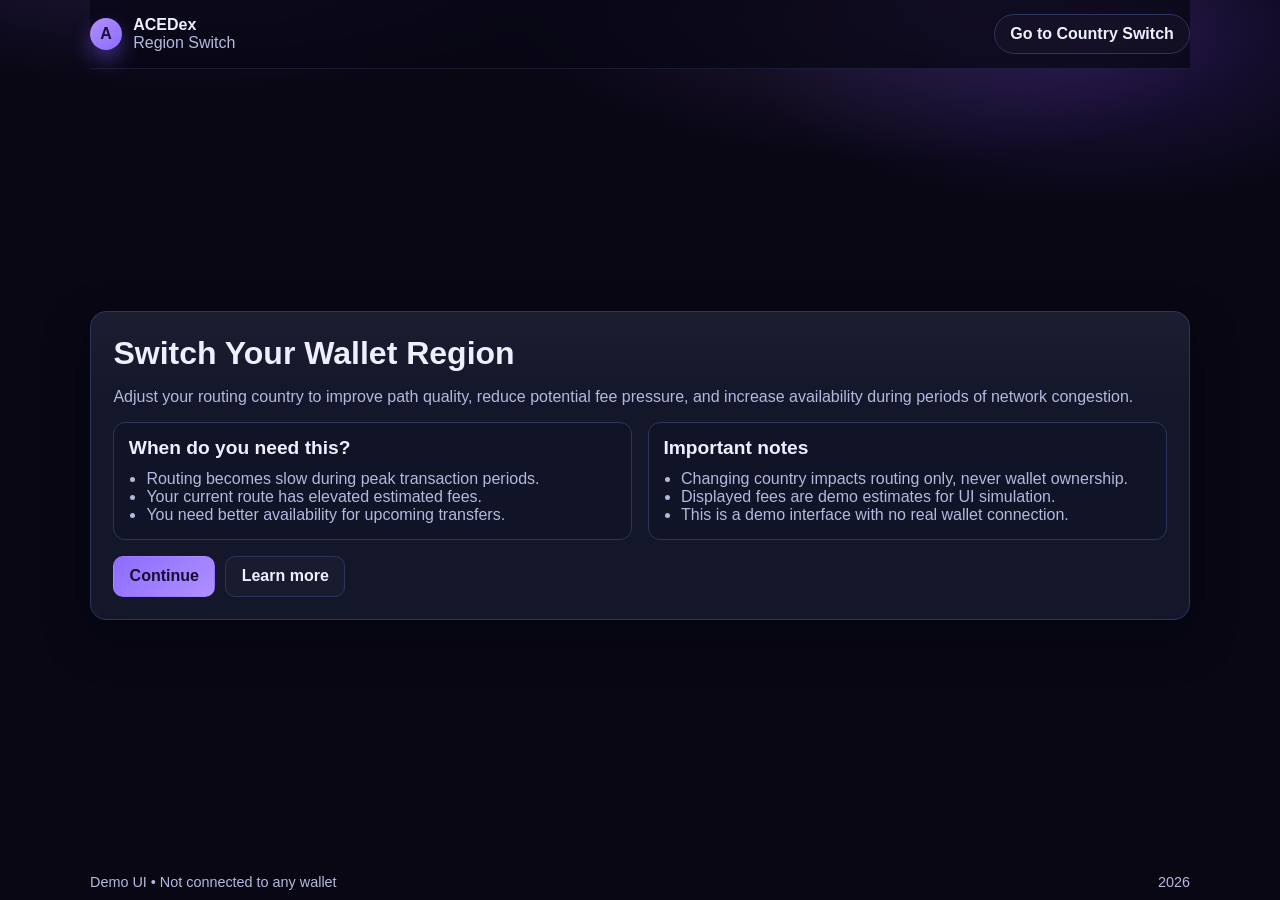
<file: index.html>
<!DOCTYPE html>
<html lang="en">
  <head>
    <meta charset="UTF-8" />
    <meta name="viewport" content="width=device-width, initial-scale=1.0" />
    <title>ACEDex • Region Switch</title>
    <link rel="stylesheet" href="styles.css" />
  </head>
  <body class="page page-home">
    <div class="bg-glow" aria-hidden="true"></div>

    <header class="topbar sticky container">
      <div class="brand">
        <span class="logo" aria-hidden="true">A</span>
        <div class="brand-text">
          <strong>ACEDex</strong>
          <span>Region Switch</span>
        </div>
      </div>
      <a class="btn btn-pill" href="region.html">Go to Country Switch</a>
    </header>

    <main class="container hero-wrap">
      <section class="card hero-card">
        <h1>Switch Your Wallet Region</h1>
        <p>
          Adjust your routing country to improve path quality, reduce potential fee pressure,
          and increase availability during periods of network congestion.
        </p>

        <div class="info-grid">
          <article class="info-box">
            <h2>When do you need this?</h2>
            <ul>
              <li>Routing becomes slow during peak transaction periods.</li>
              <li>Your current route has elevated estimated fees.</li>
              <li>You need better availability for upcoming transfers.</li>
            </ul>
          </article>

          <article class="info-box">
            <h2>Important notes</h2>
            <ul>
              <li>Changing country impacts routing only, never wallet ownership.</li>
              <li>Displayed fees are demo estimates for UI simulation.</li>
              <li>This is a demo interface with no real wallet connection.</li>
            </ul>
          </article>
        </div>

        <div class="actions">
          <a class="btn btn-primary" href="region.html">Continue</a>
          <a class="btn btn-ghost" href="region.html#how-it-works">Learn more</a>
        </div>
      </section>
    </main>

    <footer class="footer container">
      <span>Demo UI • Not connected to any wallet</span>
      <span id="year"></span>
    </footer>

    <script src="app.js" defer></script>
  </body>
</html>
</file>
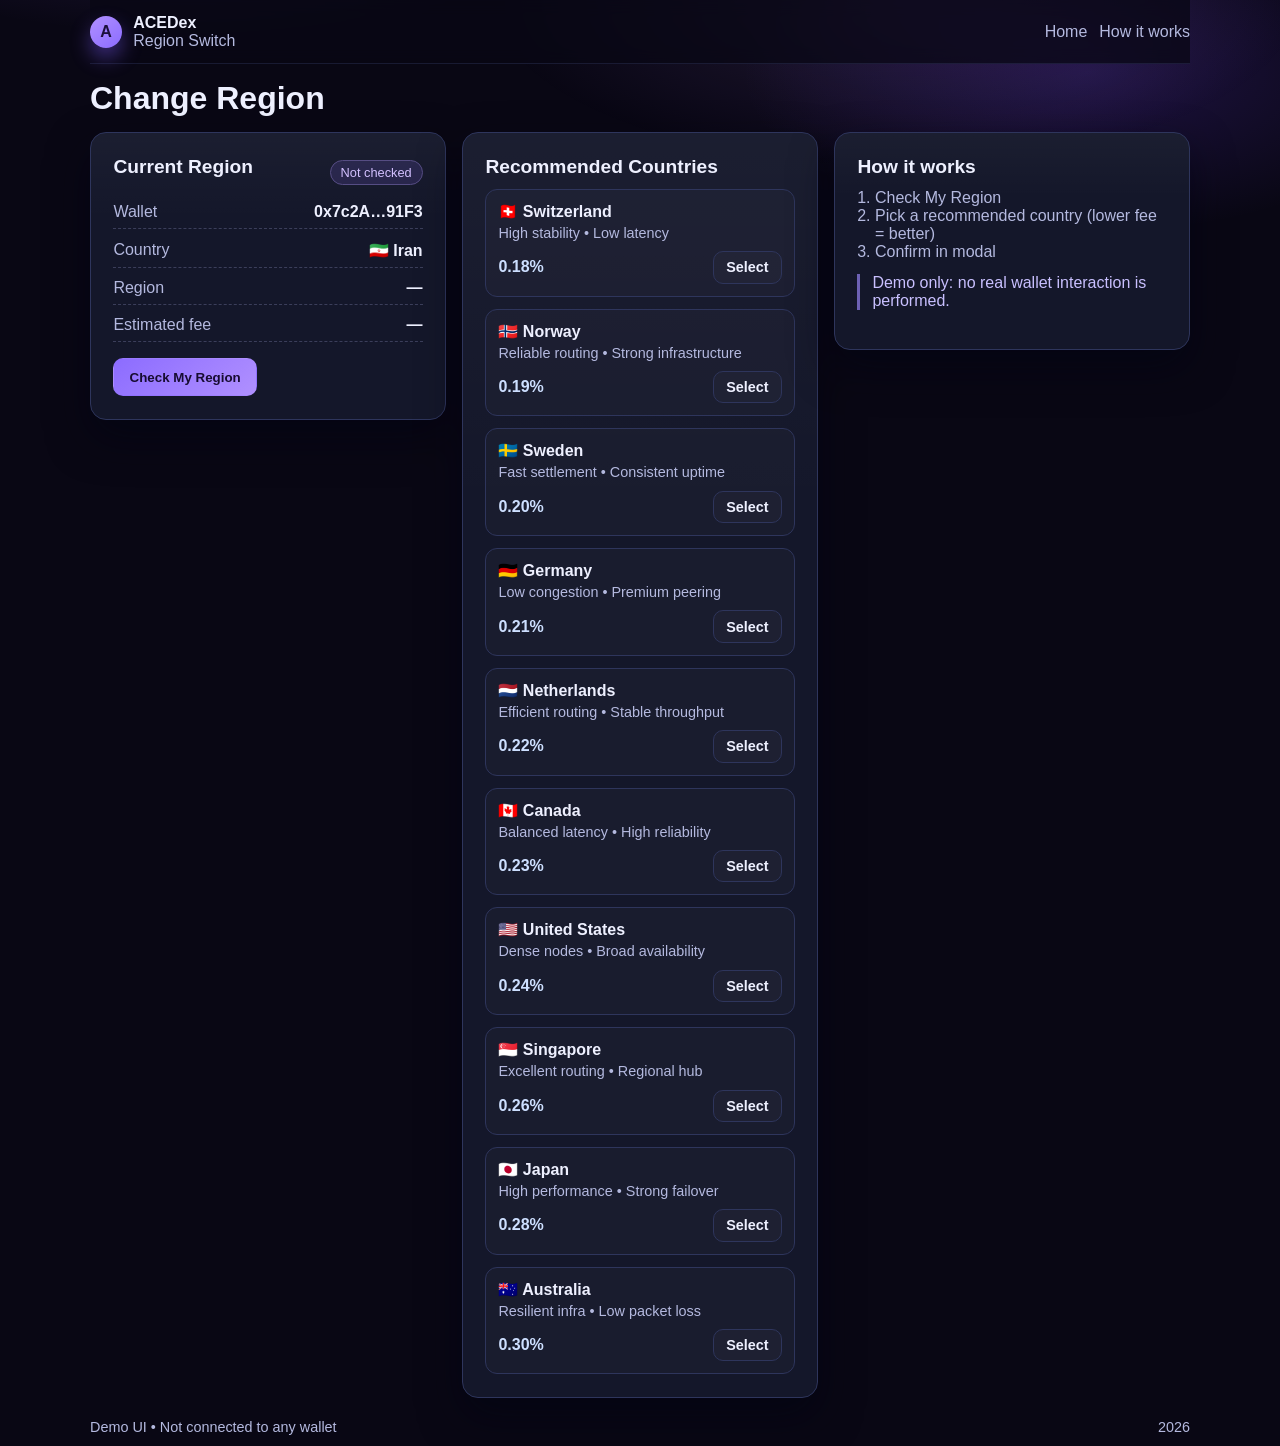
<file: region.html>
<!DOCTYPE html>
<html lang="en">
  <head>
    <meta charset="UTF-8" />
    <meta name="viewport" content="width=device-width, initial-scale=1.0" />
    <title>ACEDex • Change Region</title>
    <link rel="stylesheet" href="styles.css" />
  </head>
  <body class="page page-region">
    <div class="bg-glow" aria-hidden="true"></div>

    <header class="topbar sticky container">
      <div class="brand">
        <span class="logo" aria-hidden="true">A</span>
        <div class="brand-text">
          <strong>ACEDex</strong>
          <span>Region Switch</span>
        </div>
      </div>
      <nav class="nav-links" aria-label="Primary navigation">
        <a href="index.html">Home</a>
        <a href="#how-it-works">How it works</a>
      </nav>
    </header>

    <main class="container main-area">
      <h1 class="page-title">Change Region</h1>

      <section class="region-layout">
        <article class="card panel">
          <div class="panel-head">
            <h2>Current Region</h2>
            <span id="statusBadge" class="badge">Not checked</span>
          </div>

          <dl class="kv-list">
            <div>
              <dt>Wallet</dt>
              <dd>0x7c2A…91F3</dd>
            </div>
            <div>
              <dt>Country</dt>
              <dd id="currentCountry">🇮🇷 Iran</dd>
            </div>
            <div>
              <dt>Region</dt>
              <dd id="currentRegion">—</dd>
            </div>
            <div>
              <dt>Estimated fee</dt>
              <dd id="currentFee">—</dd>
            </div>
          </dl>

          <button id="checkRegionBtn" class="btn btn-primary" type="button">Check My Region</button>
        </article>

        <article class="card panel">
          <h2>Recommended Countries</h2>
          <div class="country-list" role="table" aria-label="Recommended countries">
            <div class="country-row" role="row">
              <div class="country-main" role="cell">
                <strong>🇨🇭 Switzerland</strong>
                <span>High stability • Low latency</span>
              </div>
              <div class="country-meta" role="cell">
                <span class="country-fee">0.18%</span>
                <button class="btn btn-small btn-ghost select-region" data-country="🇨🇭 Switzerland" data-region="Switzerland (CH)" data-fee="0.18%" type="button">Select</button>
              </div>
            </div>
            <div class="country-row" role="row">
              <div class="country-main" role="cell">
                <strong>🇳🇴 Norway</strong>
                <span>Reliable routing • Strong infrastructure</span>
              </div>
              <div class="country-meta" role="cell">
                <span class="country-fee">0.19%</span>
                <button class="btn btn-small btn-ghost select-region" data-country="🇳🇴 Norway" data-region="Norway (NO)" data-fee="0.19%" type="button">Select</button>
              </div>
            </div>
            <div class="country-row" role="row">
              <div class="country-main" role="cell">
                <strong>🇸🇪 Sweden</strong>
                <span>Fast settlement • Consistent uptime</span>
              </div>
              <div class="country-meta" role="cell">
                <span class="country-fee">0.20%</span>
                <button class="btn btn-small btn-ghost select-region" data-country="🇸🇪 Sweden" data-region="Sweden (SE)" data-fee="0.20%" type="button">Select</button>
              </div>
            </div>
            <div class="country-row" role="row">
              <div class="country-main" role="cell">
                <strong>🇩🇪 Germany</strong>
                <span>Low congestion • Premium peering</span>
              </div>
              <div class="country-meta" role="cell">
                <span class="country-fee">0.21%</span>
                <button class="btn btn-small btn-ghost select-region" data-country="🇩🇪 Germany" data-region="Germany (DE)" data-fee="0.21%" type="button">Select</button>
              </div>
            </div>
            <div class="country-row" role="row">
              <div class="country-main" role="cell">
                <strong>🇳🇱 Netherlands</strong>
                <span>Efficient routing • Stable throughput</span>
              </div>
              <div class="country-meta" role="cell">
                <span class="country-fee">0.22%</span>
                <button class="btn btn-small btn-ghost select-region" data-country="🇳🇱 Netherlands" data-region="Netherlands (NL)" data-fee="0.22%" type="button">Select</button>
              </div>
            </div>
            <div class="country-row" role="row">
              <div class="country-main" role="cell">
                <strong>🇨🇦 Canada</strong>
                <span>Balanced latency • High reliability</span>
              </div>
              <div class="country-meta" role="cell">
                <span class="country-fee">0.23%</span>
                <button class="btn btn-small btn-ghost select-region" data-country="🇨🇦 Canada" data-region="Canada (CA)" data-fee="0.23%" type="button">Select</button>
              </div>
            </div>
            <div class="country-row" role="row">
              <div class="country-main" role="cell">
                <strong>🇺🇸 United States</strong>
                <span>Dense nodes • Broad availability</span>
              </div>
              <div class="country-meta" role="cell">
                <span class="country-fee">0.24%</span>
                <button class="btn btn-small btn-ghost select-region" data-country="🇺🇸 United States" data-region="United States (US)" data-fee="0.24%" type="button">Select</button>
              </div>
            </div>
            <div class="country-row" role="row">
              <div class="country-main" role="cell">
                <strong>🇸🇬 Singapore</strong>
                <span>Excellent routing • Regional hub</span>
              </div>
              <div class="country-meta" role="cell">
                <span class="country-fee">0.26%</span>
                <button class="btn btn-small btn-ghost select-region" data-country="🇸🇬 Singapore" data-region="Singapore (SG)" data-fee="0.26%" type="button">Select</button>
              </div>
            </div>
            <div class="country-row" role="row">
              <div class="country-main" role="cell">
                <strong>🇯🇵 Japan</strong>
                <span>High performance • Strong failover</span>
              </div>
              <div class="country-meta" role="cell">
                <span class="country-fee">0.28%</span>
                <button class="btn btn-small btn-ghost select-region" data-country="🇯🇵 Japan" data-region="Japan (JP)" data-fee="0.28%" type="button">Select</button>
              </div>
            </div>
            <div class="country-row" role="row">
              <div class="country-main" role="cell">
                <strong>🇦🇺 Australia</strong>
                <span>Resilient infra • Low packet loss</span>
              </div>
              <div class="country-meta" role="cell">
                <span class="country-fee">0.30%</span>
                <button class="btn btn-small btn-ghost select-region" data-country="🇦🇺 Australia" data-region="Australia (AU)" data-fee="0.30%" type="button">Select</button>
              </div>
            </div>
          </div>
        </article>

        <article id="how-it-works" class="card panel">
          <h2>How it works</h2>
          <ol>
            <li>Check My Region</li>
            <li>Pick a recommended country (lower fee = better)</li>
            <li>Confirm in modal</li>
          </ol>
          <p class="soft-note">Demo only: no real wallet interaction is performed.</p>
        </article>
      </section>
    </main>

    <div id="confirmModal" class="modal" aria-hidden="true" role="dialog" aria-labelledby="modalTitle" aria-modal="true">
      <div class="modal-backdrop" data-close-modal="true"></div>
      <div class="modal-content card" tabindex="-1">
        <h2 id="modalTitle">Confirm Region Switch</h2>
        <dl class="kv-list modal-kv">
          <div>
            <dt>From</dt>
            <dd id="modalFrom">Unknown</dd>
          </div>
          <div>
            <dt>To</dt>
            <dd id="modalTo">—</dd>
          </div>
          <div>
            <dt>New fee</dt>
            <dd id="modalFee">—</dd>
          </div>
        </dl>
        <div class="actions modal-actions">
          <button id="cancelBtn" class="btn btn-ghost" type="button">Cancel</button>
          <button id="confirmBtn" class="btn btn-primary" type="button">Confirm Switch</button>
        </div>
      </div>
    </div>

    <footer class="footer container">
      <span>Demo UI • Not connected to any wallet</span>
      <span id="year"></span>
    </footer>

    <script src="app.js" defer></script>
  </body>
</html>
</file>
<file: styles.css>
:root {
  --bg: #090714;
  --panel: #14172a;
  --panel-soft: #111326;
  --line: #2e355c;
  --text: #eef0ff;
  --muted: #b4b9df;
  --primary: #8c6cff;
  --primary-2: #b090ff;
  --ok: #34d8aa;
  --radius: 16px;
  --shadow: 0 18px 42px rgba(2, 4, 18, 0.55);
}

* {
  box-sizing: border-box;
  min-width: 0;
}

html,
body {
  margin: 0;
  width: 100%;
  overflow-x: hidden;
  font-family: "Segoe UI", Tahoma, Arial, sans-serif;
  color: var(--text);
  background:
    radial-gradient(40rem 16rem at 15% -10%, rgba(145, 101, 255, 0.22), transparent 70%),
    radial-gradient(30rem 14rem at 85% 5%, rgba(118, 67, 255, 0.2), transparent 72%),
    var(--bg);
}

.page {
  min-height: 100vh;
  display: flex;
  flex-direction: column;
  position: relative;
}

.bg-glow {
  position: fixed;
  inset: 0;
  pointer-events: none;
  background: radial-gradient(34rem 14rem at 70% 0%, rgba(185, 132, 255, 0.14), transparent 75%);
}

.container {
  width: min(1100px, 92vw);
  margin-inline: auto;
  position: relative;
  z-index: 1;
}

.topbar {
  display: flex;
  align-items: center;
  justify-content: space-between;
  gap: 0.75rem;
  padding-block: 0.85rem;
}

.sticky {
  position: sticky;
  top: 0;
  backdrop-filter: blur(8px);
  background: rgba(9, 7, 20, 0.75);
  border-bottom: 1px solid rgba(91, 104, 169, 0.2);
}

.brand {
  display: flex;
  align-items: center;
  gap: 0.7rem;
}

.logo {
  width: 2rem;
  height: 2rem;
  border-radius: 50%;
  display: grid;
  place-items: center;
  font-weight: 800;
  color: #1b0f3b;
  background: linear-gradient(140deg, var(--primary-2), var(--primary));
  box-shadow: 0 10px 20px rgba(129, 94, 255, 0.45);
}

.brand-text {
  display: grid;
  line-height: 1.12;
}

.brand-text span,
p,
li,
dt,
.nav-links a,
.footer {
  color: var(--muted);
}

.nav-links {
  display: flex;
  flex-wrap: wrap;
  gap: 0.75rem;
}

.nav-links a {
  text-decoration: none;
}

.nav-links a:hover,
.nav-links a:focus-visible {
  color: var(--text);
}

h1,
h2 {
  margin: 0 0 0.7rem;
}

h1 {
  font-size: clamp(1.45rem, 4.5vw, 2rem);
}

h2 {
  font-size: clamp(1.05rem, 3vw, 1.2rem);
}

.main-area {
  padding: 1rem 0 1.35rem;
}

.page-title {
  margin-bottom: 0.95rem;
}

.hero-wrap {
  flex: 1;
  display: grid;
  align-content: center;
  padding: 1.1rem 0 1.8rem;
}

.card {
  width: 100%;
  background: linear-gradient(180deg, rgba(255, 255, 255, 0.03), transparent 30%), var(--panel);
  border: 1px solid var(--line);
  border-radius: var(--radius);
  box-shadow: var(--shadow);
}

.hero-card,
.panel {
  padding: clamp(1rem, 2.6vw, 1.4rem);
}

.info-grid,
.region-layout {
  display: grid;
  grid-template-columns: 1fr;
  gap: 1rem;
}

.info-box {
  background: var(--panel-soft);
  border: 1px solid var(--line);
  border-radius: 12px;
  padding: 0.9rem;
}

.info-box ul {
  margin: 0;
  padding-left: 1.1rem;
}

.actions {
  margin-top: 1rem;
  display: flex;
  flex-wrap: wrap;
  gap: 0.65rem;
}

.btn {
  appearance: none;
  border: 1px solid transparent;
  background: transparent;
  color: var(--text);
  text-decoration: none;
  cursor: pointer;
  border-radius: 10px;
  padding: 0.65rem 0.95rem;
  font-weight: 600;
  transition: transform 0.18s ease, border-color 0.18s ease, background 0.18s ease;
}

.btn:hover,
.btn:focus-visible {
  transform: translateY(-1px);
}

.btn:focus-visible {
  outline: 2px solid rgba(177, 144, 255, 0.9);
  outline-offset: 2px;
}

.btn-primary {
  color: #170c32;
  background: linear-gradient(140deg, var(--primary), var(--primary-2));
}

.btn-ghost,
.btn-pill {
  border-color: var(--line);
  background: rgba(255, 255, 255, 0.02);
}

.btn-ghost:hover,
.btn-pill:hover,
.btn-ghost:focus-visible,
.btn-pill:focus-visible {
  border-color: #6974b3;
  background: rgba(255, 255, 255, 0.05);
}

.btn-pill {
  border-radius: 999px;
  white-space: nowrap;
}

.btn-small {
  font-size: 0.9rem;
  padding: 0.45rem 0.75rem;
}

.badge {
  border-radius: 999px;
  border: 1px solid #564d84;
  background: rgba(138, 108, 255, 0.15);
  color: #d3c0ff;
  font-size: 0.8rem;
  padding: 0.24rem 0.62rem;
}

.badge.is-checked {
  border-color: rgba(52, 216, 170, 0.55);
  background: rgba(52, 216, 170, 0.14);
  color: #bcffe9;
}

.panel-head {
  display: flex;
  align-items: center;
  justify-content: space-between;
  gap: 0.7rem;
}

.kv-list {
  margin: 0.9rem 0 1rem;
  display: grid;
  gap: 0.7rem;
}

.kv-list div {
  display: flex;
  justify-content: space-between;
  gap: 0.75rem;
  border-bottom: 1px dashed rgba(148, 153, 202, 0.3);
  padding-bottom: 0.45rem;
}

.kv-list dd {
  margin: 0;
  text-align: right;
  font-weight: 600;
}

.country-list {
  display: grid;
  gap: 0.75rem;
}

.country-row {
  width: 100%;
  display: grid;
  grid-template-columns: 1fr;
  gap: 0.65rem;
  border: 1px solid var(--line);
  border-radius: 12px;
  background: rgba(255, 255, 255, 0.02);
  padding: 0.75rem;
}

.country-main {
  display: grid;
  gap: 0.25rem;
}

.country-main span {
  font-size: 0.9rem;
  color: var(--muted);
}

.country-meta {
  display: flex;
  align-items: center;
  justify-content: space-between;
  gap: 0.6rem;
}

.country-fee {
  font-weight: 700;
  color: #cddfff;
}

ol {
  margin: 0.4rem 0 0;
  padding-left: 1.1rem;
}

.soft-note {
  margin-top: 0.85rem;
  border-left: 3px solid #6d61b4;
  padding-left: 0.75rem;
  color: #c9c0ff;
}

.modal {
  position: fixed;
  inset: 0;
  display: none;
  align-items: center;
  justify-content: center;
  z-index: 10;
}

.modal.open {
  display: flex;
}

.modal-backdrop {
  position: absolute;
  inset: 0;
  background: rgba(3, 3, 10, 0.7);
}

.modal-content {
  position: relative;
  width: min(30rem, 92vw);
  transform: translateY(10px) scale(0.98);
  opacity: 0;
  transition: transform 0.2s ease, opacity 0.2s ease;
}

.modal.open .modal-content {
  transform: translateY(0) scale(1);
  opacity: 1;
}

.modal-actions {
  justify-content: flex-end;
}

.footer {
  width: min(1100px, 92vw);
  margin: auto auto 0.65rem;
  display: flex;
  justify-content: space-between;
  flex-wrap: wrap;
  gap: 0.7rem;
  font-size: 0.9rem;
}

@media (max-width: 639px) {
  .topbar {
    flex-wrap: wrap;
  }

  .btn-pill {
    width: 100%;
    text-align: center;
  }
}

@media (min-width: 640px) {
  .info-grid,
  .region-layout {
    grid-template-columns: repeat(2, minmax(0, 1fr));
  }

  .region-layout > :nth-child(2) {
    grid-column: 1 / -1;
  }
}

@media (min-width: 1024px) {
  .region-layout {
    grid-template-columns: repeat(3, minmax(0, 1fr));
    align-items: start;
  }

  .region-layout > :nth-child(2) {
    grid-column: auto;
  }
}
</file>
